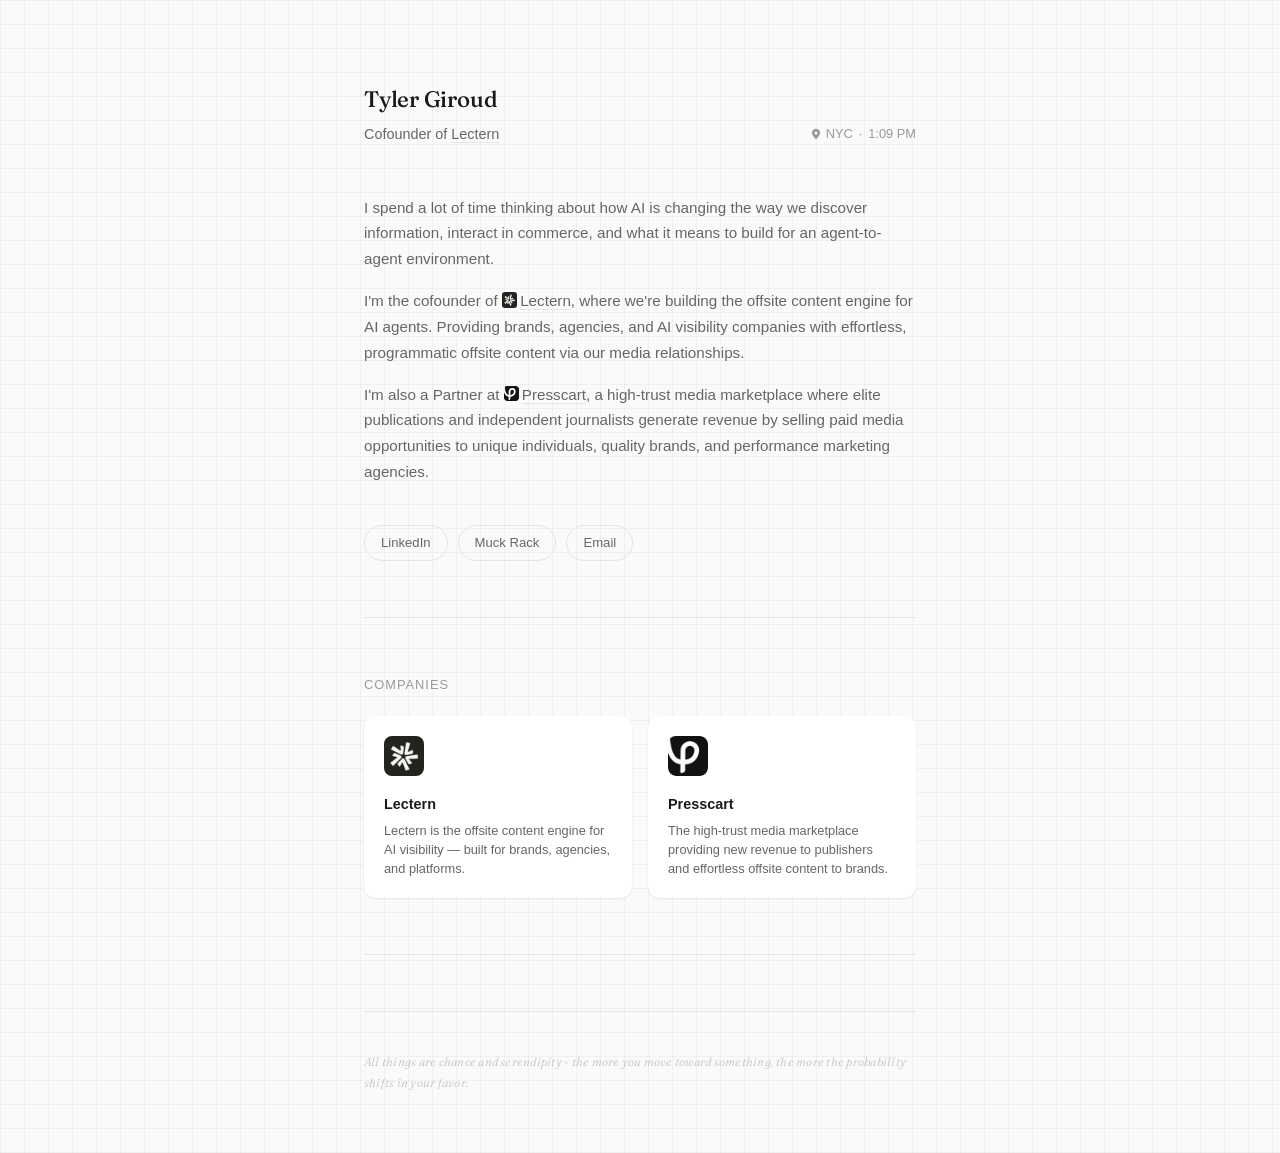
<file: index.html>
<!DOCTYPE html>
<html lang="en">
<head>
    <meta charset="UTF-8">
    <meta name="viewport" content="width=device-width, initial-scale=1.0">
    <title>Tyler Giroud</title>
    <meta name="description" content="Tyler Giroud is the cofounder of Lectern, building at the intersection of media relationships and AI agents, and a Partner at Presscart, a media marketplace empowering publishers and brands. Based in New York City.">
    <meta name="author" content="Tyler Giroud">

    <!-- Open Graph -->
    <meta property="og:title" content="Tyler Giroud">
    <meta property="og:description" content="Cofounder of Lectern. Partner at Presscart.">
    <meta property="og:type" content="website">
    <meta property="og:url" content="https://probability.org">

    <!-- Favicon -->
    <link rel="icon" type="image/png" sizes="32x32" href="favicon-32.png">
    <link rel="apple-touch-icon" sizes="180x180" href="apple-touch-icon.png">

    <!-- Structured Data -->
    <script type="application/ld+json">
    {
        "@context": "https://schema.org",
        "@type": "Person",
        "name": "Tyler Giroud",
        "url": "https://probability.org",
        "jobTitle": "Cofounder",
        "description": "Tyler Giroud builds at the intersection of media relationships and AI agents. He is the cofounder of Lectern, an offsite content engine for AI visibility, and a Partner at Presscart, a high-trust media marketplace. Based in New York City, he writes about AI search, agent-to-agent commerce, and the future of communications technology.",
        "address": {
            "@type": "PostalAddress",
            "addressLocality": "New York",
            "addressRegion": "NY",
            "addressCountry": "US"
        },
        "sameAs": [
            "https://www.linkedin.com/in/tylergiroud",
            "https://muckrack.com/tyler-giroud"
        ],
        "worksFor": [
            {
                "@type": "Organization",
                "name": "Lectern",
                "url": "https://trylectern.com",
                "description": "Lectern sits at the intersection of media relationships and AI agents, making it effortless for brands and platforms to show up where AI models are looking."
            },
            {
                "@type": "Organization",
                "name": "Presscart",
                "url": "https://presscart.com",
                "description": "Presscart empowers elite publications and independent journalists to generate revenue by offering paid media opportunities to brands, agencies, and individuals."
            }
        ],
        "knowsAbout": [
            "AI search optimization",
            "AI visibility",
            "Agent-to-agent commerce",
            "AI agents and media relationships",
            "Brand discovery in AI models",
            "Media marketplaces",
            "Offsite content strategy",
            "Communications technology",
            "Startup building",
            "Digital media",
            "Independent journalism",
            "ChatGPT brand recommendations",
            "Generative AI for marketing"
        ]
    }
    </script>

    <link rel="preconnect" href="https://fonts.googleapis.com">
    <link rel="preconnect" href="https://fonts.gstatic.com" crossorigin>
    <link href="https://fonts.googleapis.com/css2?family=Fraunces:ital,opsz,wght@0,9..144,300;0,9..144,400;0,9..144,500;0,9..144,600;1,9..144,300;1,9..144,400&display=swap" rel="stylesheet">
    <link rel="stylesheet" href="style.css">
</head>
<body>
    <main>
        <header>
            <h1>Tyler Giroud</h1>
            <div class="tagline-row">
                <p class="tagline">Cofounder of <a href="https://trylectern.com" target="_blank" rel="noopener">Lectern</a></p>
                <div class="meta">
                    <span class="meta-item">
                        <svg class="meta-icon" xmlns="http://www.w3.org/2000/svg" viewBox="0 0 16 16" fill="currentColor"><path d="M8 1a5.5 5.5 0 0 0-5.5 5.5c0 3.038 5.5 8.5 5.5 8.5s5.5-5.462 5.5-8.5A5.5 5.5 0 0 0 8 1zm0 7.5a2 2 0 1 1 0-4 2 2 0 0 1 0 4z"/></svg>
                        NYC
                    </span>
                    <span class="meta-divider">·</span>
                    <span class="meta-item">
                        <span id="nyc-time"></span>
                    </span>
                </div>
            </div>
        </header>

        <section class="intro">
            <p>I spend a lot of time thinking about how AI is changing the way we discover information, interact in commerce, and what it means to build for an agent-to-agent environment.</p>
            <p>I'm the cofounder of <a href="https://trylectern.com" target="_blank" rel="noopener" class="inline-logo-link"><img class="inline-logo" src="lectern-icon-dark.png" alt="Lectern">Lectern</a>, where we're building the offsite content engine for AI agents. Providing brands, agencies, and AI visibility companies with effortless, programmatic offsite content via our media relationships.</p>
            <p>I'm also a Partner at <a href="https://presscart.com" target="_blank" rel="noopener" class="inline-logo-link"><img class="inline-logo" src="presscart-icon.png" alt="Presscart">Presscart</a>, a high-trust media marketplace where elite publications and independent journalists generate revenue by selling paid media opportunities to unique individuals, quality brands, and performance marketing agencies.</p>
        </section>

        <section class="links">
            <a href="https://www.linkedin.com/in/tylergiroud" target="_blank" rel="noopener">LinkedIn</a>
            <a href="https://muckrack.com/tyler-giroud" target="_blank" rel="noopener">Muck Rack</a>
            <a href="mailto:tyler@presscart.com">Email</a>
        </section>

        <section class="companies">
            <h2>Companies</h2>
            <div class="cards">
                <a href="https://trylectern.com" target="_blank" rel="noopener" class="card">
                    <div class="card-icon">
                        <img src="lectern-icon-dark.png" alt="Lectern" />
                    </div>
                    <div class="card-text">
                        <h3>Lectern</h3>
                        <p>Lectern is the offsite content engine for AI visibility — built for brands, agencies, and platforms.</p>
                    </div>
                </a>
                <a href="https://presscart.com" target="_blank" rel="noopener" class="card">
                    <div class="card-icon">
                        <img src="presscart-icon.png" alt="Presscart" />
                    </div>
                    <div class="card-text">
                        <h3>Presscart</h3>
                        <p>The high-trust media marketplace providing new revenue to publishers and effortless offsite content to brands.</p>
                    </div>
                </a>
            </div>
        </section>

        <!-- Notes section — uncomment when ready to publish
        <section class="notes">
            <h2>Notes</h2>
            <ul>
                <li>
                    <span class="date">2026</span>
                    <a href="notes/building-lectern.html">Building Lectern</a>
                </li>
                <li>
                    <span class="date">2026</span>
                    <a href="notes/the-state-of-ai-search.html">The State of AI Search</a>
                </li>
                <li>
                    <span class="date">2026</span>
                    <a href="notes/welcome-to-probability.html">Welcome to Probability</a>
                </li>
            </ul>
        </section>
        -->

        <footer>
            <p>All things are chance and serendipity - the more you move toward something, the more the probability shifts in your favor.</p>
        </footer>
    </main>
    <script>
        function updateTime() {
            const el = document.getElementById('nyc-time');
            if (el) {
                el.textContent = new Date().toLocaleTimeString('en-US', {
                    timeZone: 'America/New_York',
                    hour: 'numeric',
                    minute: '2-digit',
                    hour12: true
                });
            }
        }
        updateTime();
        setInterval(updateTime, 30000);
    </script>
</body>
</html>
</file>
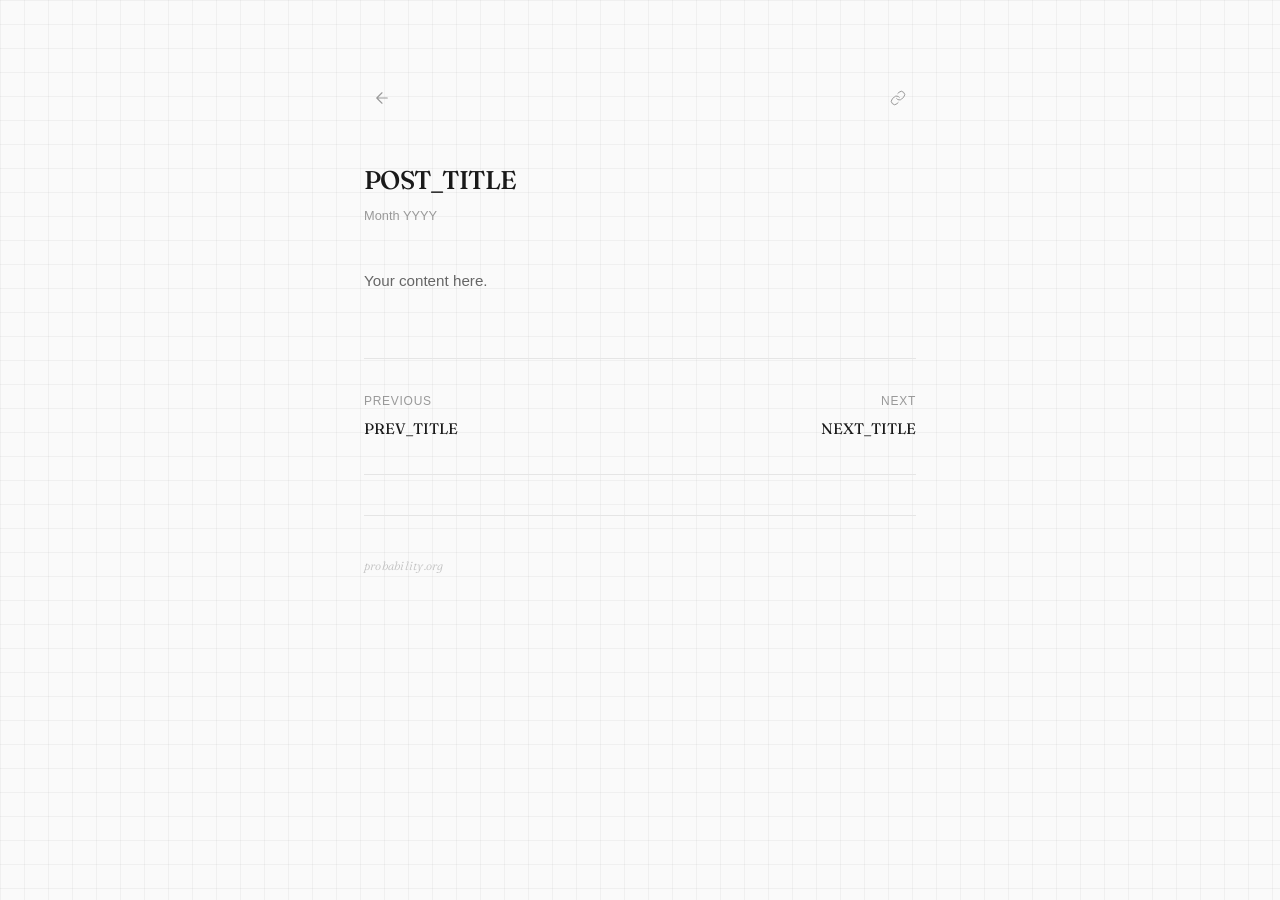
<file: notes/_template.html>
<!DOCTYPE html>
<html lang="en">
<head>
    <meta charset="UTF-8">
    <meta name="viewport" content="width=device-width, initial-scale=1.0">
    <title>POST_TITLE — Tyler Giroud</title>
    <meta name="description" content="POST_DESCRIPTION">
    <meta name="author" content="Tyler Giroud">

    <!-- Open Graph -->
    <meta property="og:title" content="POST_TITLE — Tyler Giroud">
    <meta property="og:description" content="POST_DESCRIPTION">
    <meta property="og:type" content="article">
    <meta property="og:url" content="https://probability.org/notes/POST_SLUG.html">

    <!-- Favicon -->
    <link rel="icon" type="image/png" sizes="32x32" href="../favicon-32.png">
    <link rel="apple-touch-icon" sizes="180x180" href="../apple-touch-icon.png">

    <link rel="preconnect" href="https://fonts.googleapis.com">
    <link rel="preconnect" href="https://fonts.gstatic.com" crossorigin>
    <link href="https://fonts.googleapis.com/css2?family=Fraunces:ital,opsz,wght@0,9..144,300;0,9..144,400;0,9..144,500;0,9..144,600;1,9..144,300;1,9..144,400&display=swap" rel="stylesheet">
    <link rel="stylesheet" href="../style.css">
</head>
<body>
    <main>
        <nav class="post-nav">
            <a href="../index.html" class="back-link">
                <svg width="18" height="18" viewBox="0 0 24 24" fill="none" xmlns="http://www.w3.org/2000/svg"><path d="M19 12H5M5 12L12 19M5 12L12 5" stroke="currentColor" stroke-width="1.5" stroke-linecap="round" stroke-linejoin="round"/></svg>
            </a>
            <button class="copy-link" onclick="navigator.clipboard.writeText(window.location.href).then(()=>{this.classList.add('copied');setTimeout(()=>this.classList.remove('copied'),2000)})">
                <svg class="copy-icon" width="16" height="16" viewBox="0 0 24 24" fill="none" xmlns="http://www.w3.org/2000/svg"><path d="M10 13a5 5 0 0 0 7.54.54l3-3a5 5 0 0 0-7.07-7.07l-1.72 1.71" stroke="currentColor" stroke-width="1.5" stroke-linecap="round" stroke-linejoin="round"/><path d="M14 11a5 5 0 0 0-7.54-.54l-3 3a5 5 0 0 0 7.07 7.07l1.71-1.71" stroke="currentColor" stroke-width="1.5" stroke-linecap="round" stroke-linejoin="round"/></svg>
                <svg class="check-icon" width="16" height="16" viewBox="0 0 24 24" fill="none" xmlns="http://www.w3.org/2000/svg"><path d="M20 6L9 17L4 12" stroke="currentColor" stroke-width="1.5" stroke-linecap="round" stroke-linejoin="round"/></svg>
            </button>
        </nav>

        <article class="post">
            <header class="post-header">
                <h1 class="post-title">POST_TITLE</h1>
                <time class="post-date" datetime="YYYY-MM-DD">Month YYYY</time>
            </header>

            <div class="post-body">
                <p>Your content here.</p>
            </div>
        </article>

        <nav class="post-pagination">
            <!-- Previous post (left side) — remove or leave placeholder if none -->
            <a href="PREV_SLUG.html" class="pagination-link pagination-prev">
                <span class="pagination-label">Previous</span>
                <span class="pagination-title">PREV_TITLE</span>
            </a>
            <!-- Next post (right side) — remove or leave placeholder if none -->
            <a href="NEXT_SLUG.html" class="pagination-link pagination-next">
                <span class="pagination-label">Next</span>
                <span class="pagination-title">NEXT_TITLE</span>
            </a>
        </nav>

        <footer>
            <p>probability.org</p>
        </footer>
    </main>
</body>
</html>
</file>
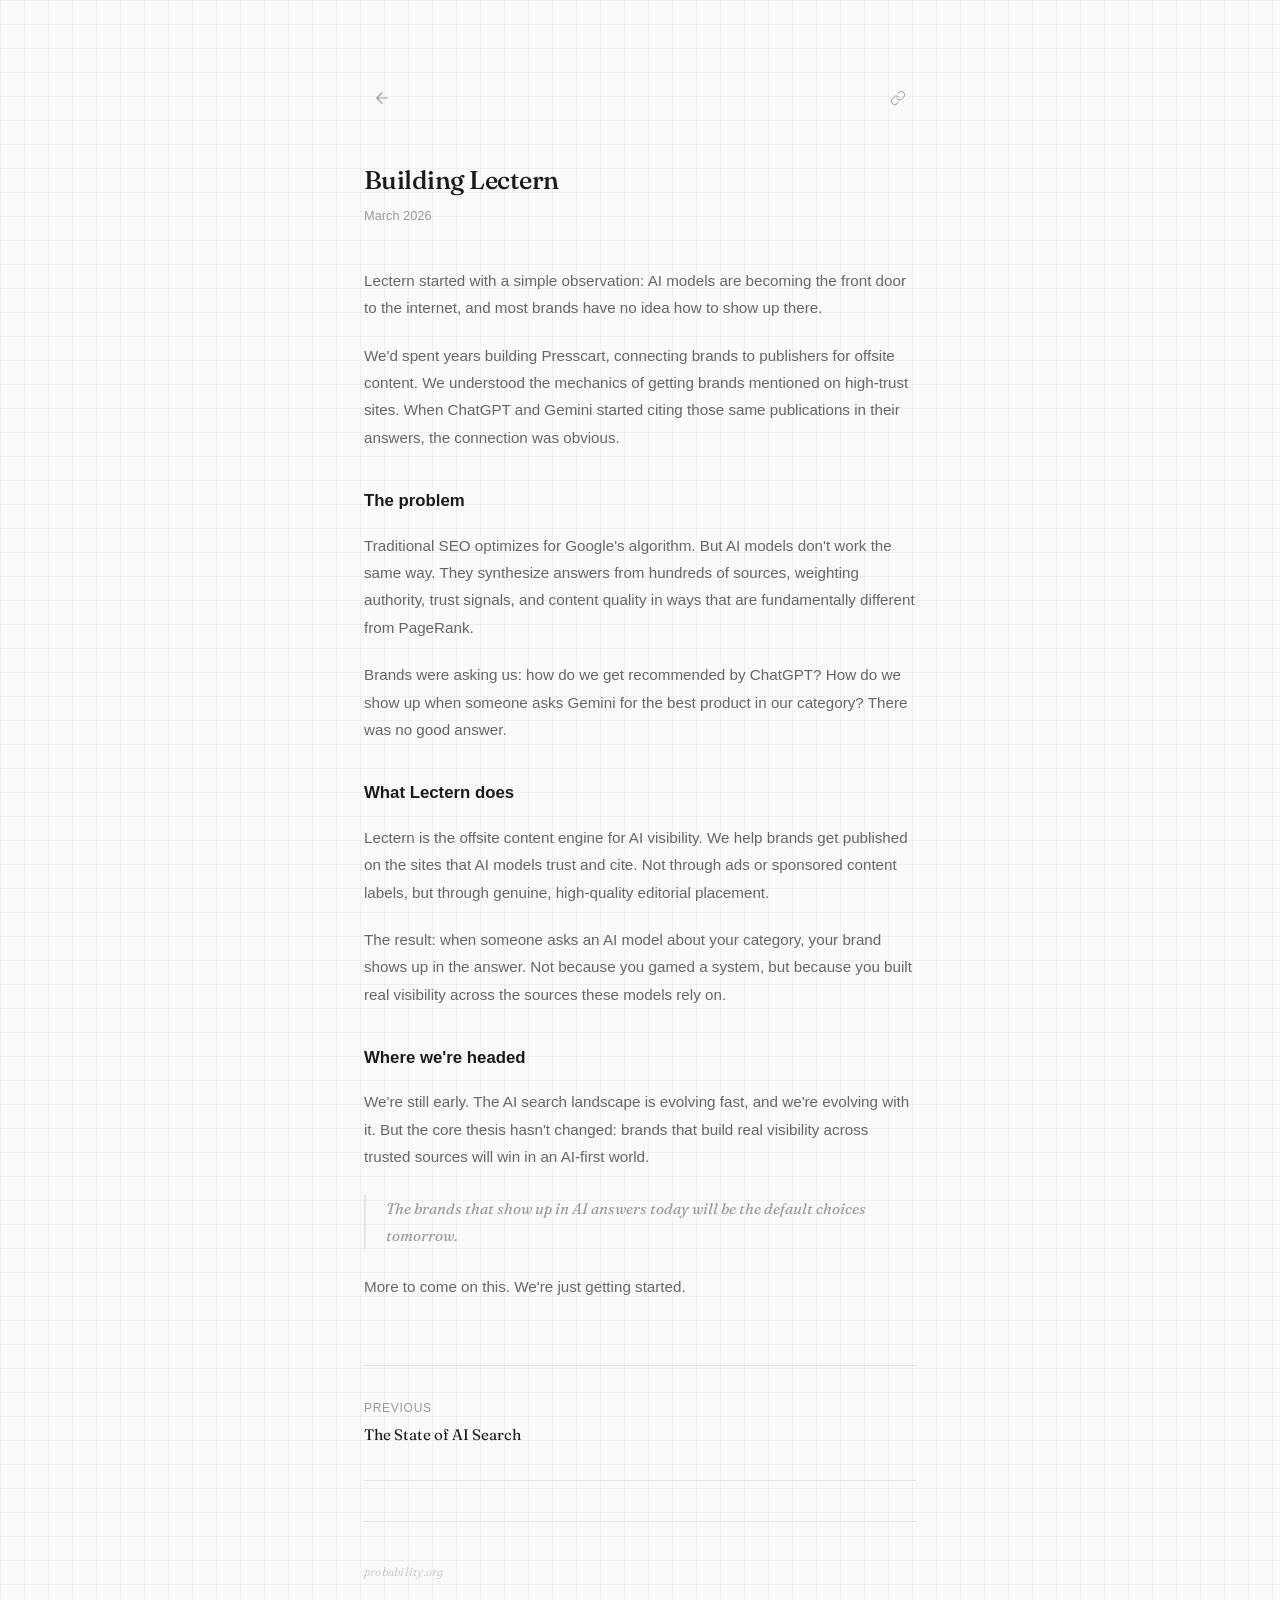
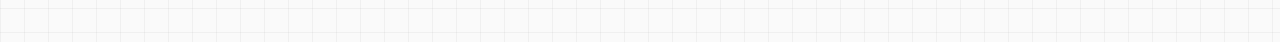
<file: notes/building-lectern.html>
<!DOCTYPE html>
<html lang="en">
<head>
    <meta charset="UTF-8">
    <meta name="viewport" content="width=device-width, initial-scale=1.0">
    <title>Building Lectern — Tyler Giroud</title>
    <meta name="description" content="Why we built Lectern, what the product does, and where we're headed next.">
    <meta name="author" content="Tyler Giroud">

    <!-- Open Graph -->
    <meta property="og:title" content="Building Lectern — Tyler Giroud">
    <meta property="og:description" content="Why we built Lectern, what the product does, and where we're headed next.">
    <meta property="og:type" content="article">
    <meta property="og:url" content="https://probability.org/notes/building-lectern.html">

    <!-- Favicon -->
    <link rel="icon" type="image/png" sizes="32x32" href="../favicon-32.png">
    <link rel="apple-touch-icon" sizes="180x180" href="../apple-touch-icon.png">

    <link rel="preconnect" href="https://fonts.googleapis.com">
    <link rel="preconnect" href="https://fonts.gstatic.com" crossorigin>
    <link href="https://fonts.googleapis.com/css2?family=Fraunces:ital,opsz,wght@0,9..144,300;0,9..144,400;0,9..144,500;0,9..144,600;1,9..144,300;1,9..144,400&display=swap" rel="stylesheet">
    <link rel="stylesheet" href="../style.css">
</head>
<body>
    <main>
        <nav class="post-nav">
            <a href="../index.html" class="back-link">
                <svg width="18" height="18" viewBox="0 0 24 24" fill="none" xmlns="http://www.w3.org/2000/svg"><path d="M19 12H5M5 12L12 19M5 12L12 5" stroke="currentColor" stroke-width="1.5" stroke-linecap="round" stroke-linejoin="round"/></svg>
            </a>
            <button class="copy-link" onclick="navigator.clipboard.writeText(window.location.href).then(()=>{this.classList.add('copied');setTimeout(()=>this.classList.remove('copied'),2000)})">
                <svg class="copy-icon" width="16" height="16" viewBox="0 0 24 24" fill="none" xmlns="http://www.w3.org/2000/svg"><path d="M10 13a5 5 0 0 0 7.54.54l3-3a5 5 0 0 0-7.07-7.07l-1.72 1.71" stroke="currentColor" stroke-width="1.5" stroke-linecap="round" stroke-linejoin="round"/><path d="M14 11a5 5 0 0 0-7.54-.54l-3 3a5 5 0 0 0 7.07 7.07l1.71-1.71" stroke="currentColor" stroke-width="1.5" stroke-linecap="round" stroke-linejoin="round"/></svg>
                <svg class="check-icon" width="16" height="16" viewBox="0 0 24 24" fill="none" xmlns="http://www.w3.org/2000/svg"><path d="M20 6L9 17L4 12" stroke="currentColor" stroke-width="1.5" stroke-linecap="round" stroke-linejoin="round"/></svg>
            </button>
        </nav>

        <article class="post">
            <header class="post-header">
                <h1 class="post-title">Building Lectern</h1>
                <time class="post-date" datetime="2026-03-03">March 2026</time>
            </header>

            <div class="post-body">
                <p>Lectern started with a simple observation: AI models are becoming the front door to the internet, and most brands have no idea how to show up there.</p>

                <p>We'd spent years building Presscart, connecting brands to publishers for offsite content. We understood the mechanics of getting brands mentioned on high-trust sites. When ChatGPT and Gemini started citing those same publications in their answers, the connection was obvious.</p>

                <h2>The problem</h2>

                <p>Traditional SEO optimizes for Google's algorithm. But AI models don't work the same way. They synthesize answers from hundreds of sources, weighting authority, trust signals, and content quality in ways that are fundamentally different from PageRank.</p>

                <p>Brands were asking us: how do we get recommended by ChatGPT? How do we show up when someone asks Gemini for the best product in our category? There was no good answer.</p>

                <h2>What Lectern does</h2>

                <p>Lectern is the offsite content engine for AI visibility. We help brands get published on the sites that AI models trust and cite. Not through ads or sponsored content labels, but through genuine, high-quality editorial placement.</p>

                <p>The result: when someone asks an AI model about your category, your brand shows up in the answer. Not because you gamed a system, but because you built real visibility across the sources these models rely on.</p>

                <h2>Where we're headed</h2>

                <p>We're still early. The AI search landscape is evolving fast, and we're evolving with it. But the core thesis hasn't changed: brands that build real visibility across trusted sources will win in an AI-first world.</p>

                <blockquote>
                    <p>The brands that show up in AI answers today will be the default choices tomorrow.</p>
                </blockquote>

                <p>More to come on this. We're just getting started.</p>
            </div>
        </article>

        <nav class="post-pagination">
            <a href="the-state-of-ai-search.html" class="pagination-link pagination-prev">
                <span class="pagination-label">Previous</span>
                <span class="pagination-title">The State of AI Search</span>
            </a>
            <span class="pagination-placeholder"></span>
        </nav>

        <footer>
            <p>probability.org</p>
        </footer>
    </main>
</body>
</html>
</file>
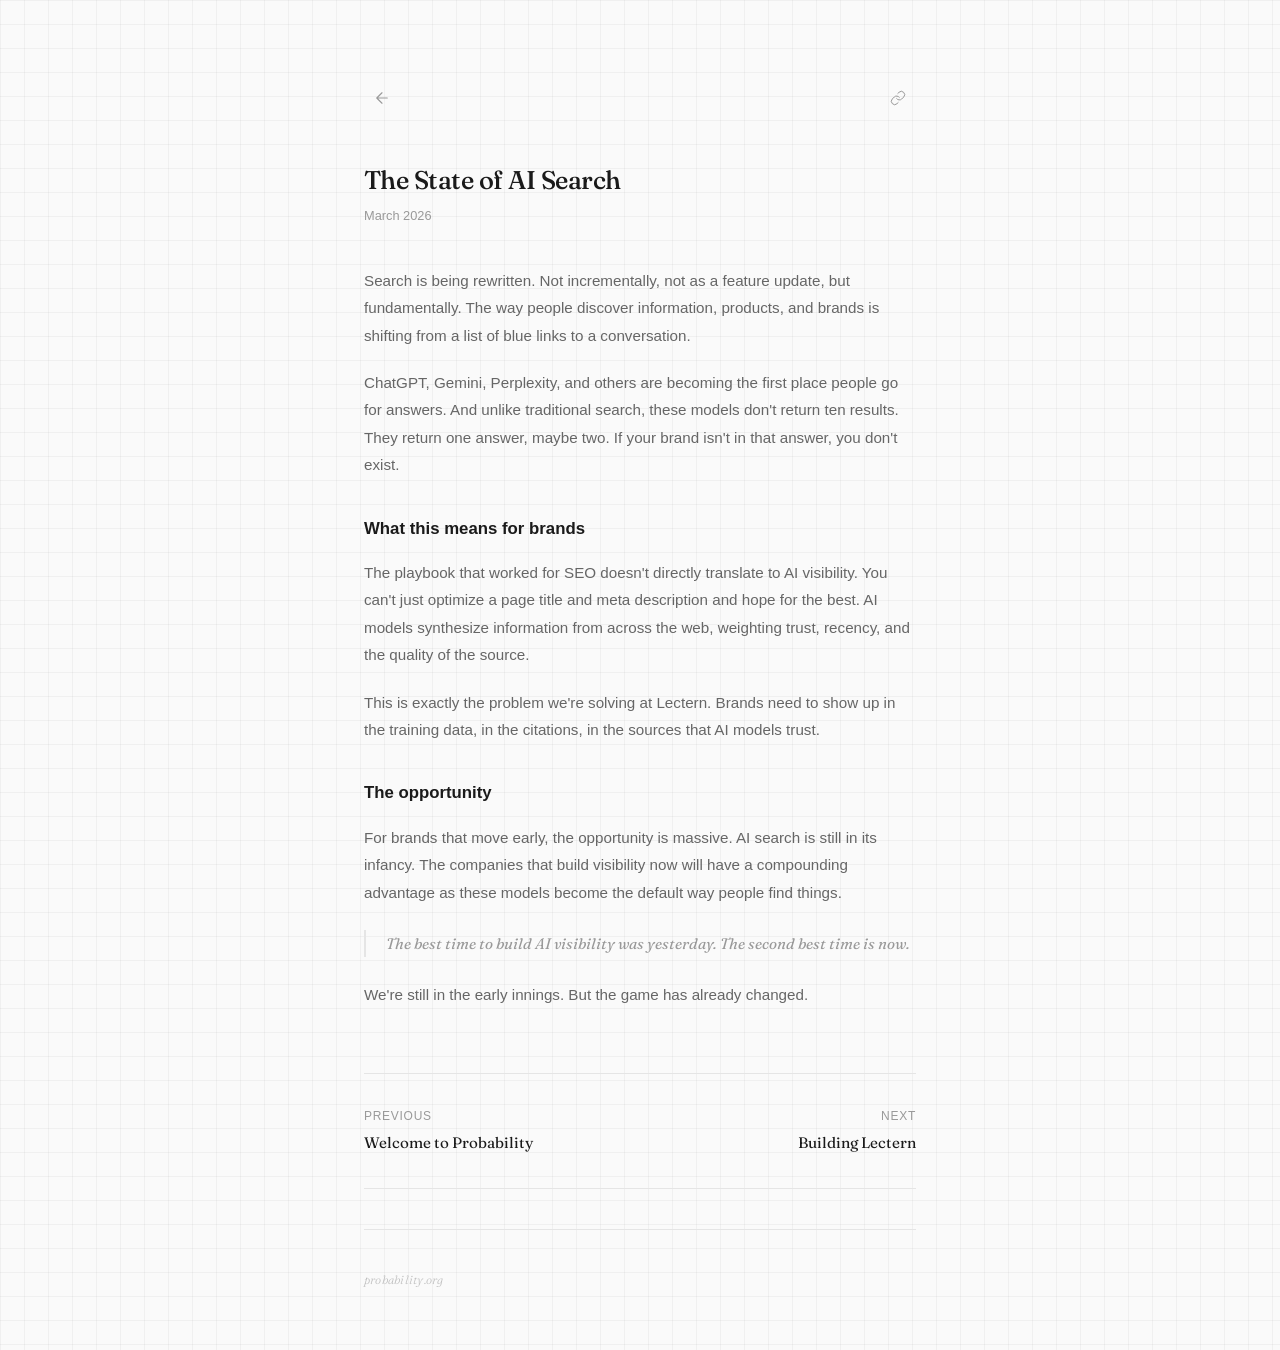
<file: notes/the-state-of-ai-search.html>
<!DOCTYPE html>
<html lang="en">
<head>
    <meta charset="UTF-8">
    <meta name="viewport" content="width=device-width, initial-scale=1.0">
    <title>The State of AI Search — Tyler Giroud</title>
    <meta name="description" content="How AI-powered search is reshaping discovery and what it means for brands trying to stay visible.">
    <meta name="author" content="Tyler Giroud">

    <!-- Open Graph -->
    <meta property="og:title" content="The State of AI Search — Tyler Giroud">
    <meta property="og:description" content="How AI-powered search is reshaping discovery and what it means for brands trying to stay visible.">
    <meta property="og:type" content="article">
    <meta property="og:url" content="https://probability.org/notes/the-state-of-ai-search.html">

    <!-- Favicon -->
    <link rel="icon" type="image/png" sizes="32x32" href="../favicon-32.png">
    <link rel="apple-touch-icon" sizes="180x180" href="../apple-touch-icon.png">

    <link rel="preconnect" href="https://fonts.googleapis.com">
    <link rel="preconnect" href="https://fonts.gstatic.com" crossorigin>
    <link href="https://fonts.googleapis.com/css2?family=Fraunces:ital,opsz,wght@0,9..144,300;0,9..144,400;0,9..144,500;0,9..144,600;1,9..144,300;1,9..144,400&display=swap" rel="stylesheet">
    <link rel="stylesheet" href="../style.css">
</head>
<body>
    <main>
        <nav class="post-nav">
            <a href="../index.html" class="back-link">
                <svg width="18" height="18" viewBox="0 0 24 24" fill="none" xmlns="http://www.w3.org/2000/svg"><path d="M19 12H5M5 12L12 19M5 12L12 5" stroke="currentColor" stroke-width="1.5" stroke-linecap="round" stroke-linejoin="round"/></svg>
            </a>
            <button class="copy-link" onclick="navigator.clipboard.writeText(window.location.href).then(()=>{this.classList.add('copied');setTimeout(()=>this.classList.remove('copied'),2000)})">
                <svg class="copy-icon" width="16" height="16" viewBox="0 0 24 24" fill="none" xmlns="http://www.w3.org/2000/svg"><path d="M10 13a5 5 0 0 0 7.54.54l3-3a5 5 0 0 0-7.07-7.07l-1.72 1.71" stroke="currentColor" stroke-width="1.5" stroke-linecap="round" stroke-linejoin="round"/><path d="M14 11a5 5 0 0 0-7.54-.54l-3 3a5 5 0 0 0 7.07 7.07l1.71-1.71" stroke="currentColor" stroke-width="1.5" stroke-linecap="round" stroke-linejoin="round"/></svg>
                <svg class="check-icon" width="16" height="16" viewBox="0 0 24 24" fill="none" xmlns="http://www.w3.org/2000/svg"><path d="M20 6L9 17L4 12" stroke="currentColor" stroke-width="1.5" stroke-linecap="round" stroke-linejoin="round"/></svg>
            </button>
        </nav>

        <article class="post">
            <header class="post-header">
                <h1 class="post-title">The State of AI Search</h1>
                <time class="post-date" datetime="2026-03-03">March 2026</time>
            </header>

            <div class="post-body">
                <p>Search is being rewritten. Not incrementally, not as a feature update, but fundamentally. The way people discover information, products, and brands is shifting from a list of blue links to a conversation.</p>

                <p>ChatGPT, Gemini, Perplexity, and others are becoming the first place people go for answers. And unlike traditional search, these models don't return ten results. They return one answer, maybe two. If your brand isn't in that answer, you don't exist.</p>

                <h2>What this means for brands</h2>

                <p>The playbook that worked for SEO doesn't directly translate to AI visibility. You can't just optimize a page title and meta description and hope for the best. AI models synthesize information from across the web, weighting trust, recency, and the quality of the source.</p>

                <p>This is exactly the problem we're solving at Lectern. Brands need to show up in the training data, in the citations, in the sources that AI models trust.</p>

                <h2>The opportunity</h2>

                <p>For brands that move early, the opportunity is massive. AI search is still in its infancy. The companies that build visibility now will have a compounding advantage as these models become the default way people find things.</p>

                <blockquote>
                    <p>The best time to build AI visibility was yesterday. The second best time is now.</p>
                </blockquote>

                <p>We're still in the early innings. But the game has already changed.</p>
            </div>
        </article>

        <nav class="post-pagination">
            <a href="welcome-to-probability.html" class="pagination-link pagination-prev">
                <span class="pagination-label">Previous</span>
                <span class="pagination-title">Welcome to Probability</span>
            </a>
            <a href="building-lectern.html" class="pagination-link pagination-next">
                <span class="pagination-label">Next</span>
                <span class="pagination-title">Building Lectern</span>
            </a>
        </nav>

        <footer>
            <p>probability.org</p>
        </footer>
    </main>
</body>
</html>
</file>
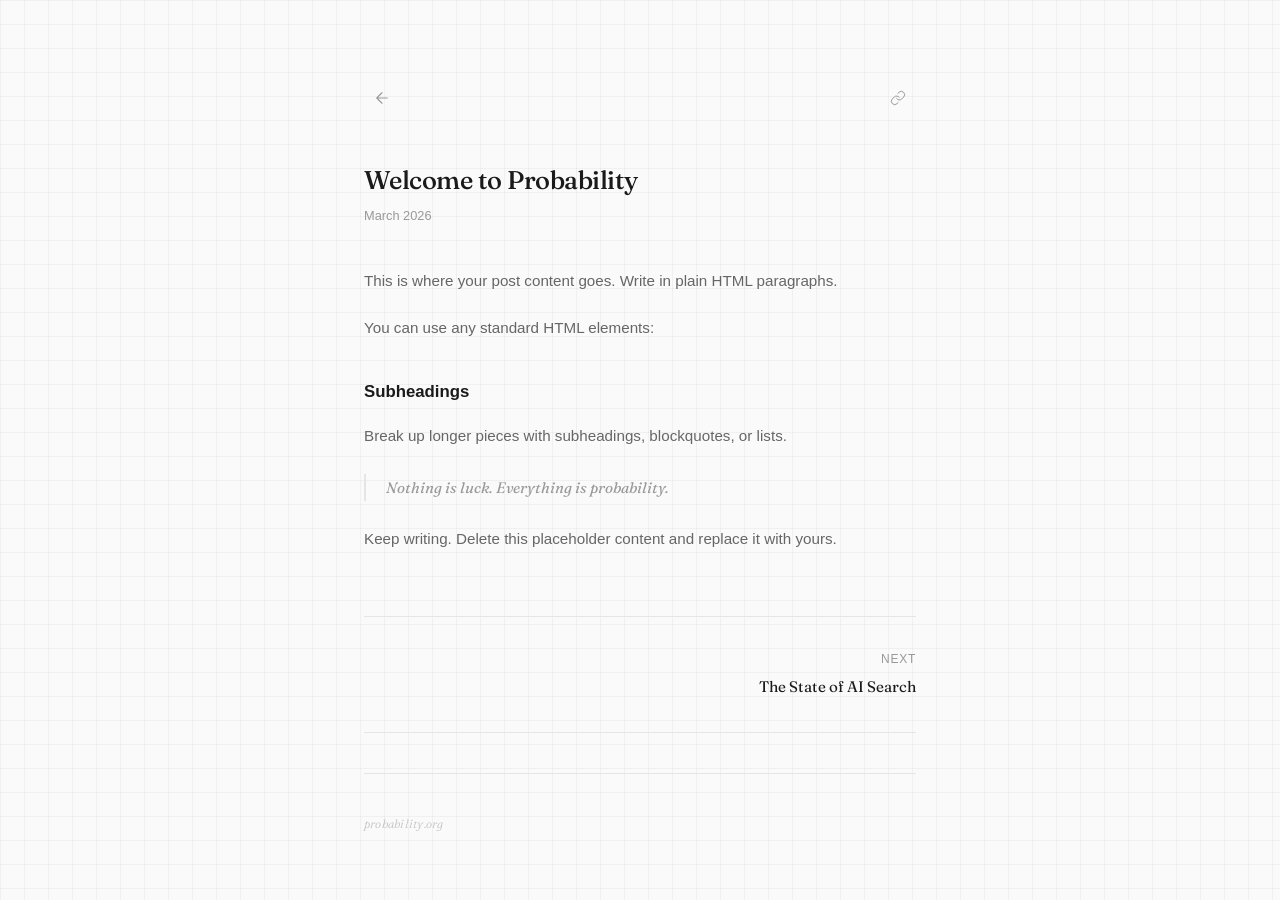
<file: notes/welcome-to-probability.html>
<!DOCTYPE html>
<html lang="en">
<head>
    <meta charset="UTF-8">
    <meta name="viewport" content="width=device-width, initial-scale=1.0">
    <title>Welcome to Probability — Tyler Giroud</title>
    <meta name="description" content="Why I started probability.org — a space to write about AI, startups, and whatever else is worth saying.">
    <meta name="author" content="Tyler Giroud">

    <!-- Open Graph -->
    <meta property="og:title" content="Welcome to Probability — Tyler Giroud">
    <meta property="og:description" content="Why I started probability.org — a space to write about AI, startups, and whatever else is worth saying.">
    <meta property="og:type" content="article">
    <meta property="og:url" content="https://probability.org/notes/welcome-to-probability.html">

    <!-- Favicon -->
    <link rel="icon" type="image/png" sizes="32x32" href="../favicon-32.png">
    <link rel="apple-touch-icon" sizes="180x180" href="../apple-touch-icon.png">

    <link rel="preconnect" href="https://fonts.googleapis.com">
    <link rel="preconnect" href="https://fonts.gstatic.com" crossorigin>
    <link href="https://fonts.googleapis.com/css2?family=Fraunces:ital,opsz,wght@0,9..144,300;0,9..144,400;0,9..144,500;0,9..144,600;1,9..144,300;1,9..144,400&display=swap" rel="stylesheet">
    <link rel="stylesheet" href="../style.css">
</head>
<body>
    <main>
        <nav class="post-nav">
            <a href="../index.html" class="back-link">
                <svg width="18" height="18" viewBox="0 0 24 24" fill="none" xmlns="http://www.w3.org/2000/svg"><path d="M19 12H5M5 12L12 19M5 12L12 5" stroke="currentColor" stroke-width="1.5" stroke-linecap="round" stroke-linejoin="round"/></svg>
            </a>
            <button class="copy-link" onclick="navigator.clipboard.writeText(window.location.href).then(()=>{this.classList.add('copied');setTimeout(()=>this.classList.remove('copied'),2000)})">
                <svg class="copy-icon" width="16" height="16" viewBox="0 0 24 24" fill="none" xmlns="http://www.w3.org/2000/svg"><path d="M10 13a5 5 0 0 0 7.54.54l3-3a5 5 0 0 0-7.07-7.07l-1.72 1.71" stroke="currentColor" stroke-width="1.5" stroke-linecap="round" stroke-linejoin="round"/><path d="M14 11a5 5 0 0 0-7.54-.54l-3 3a5 5 0 0 0 7.07 7.07l1.71-1.71" stroke="currentColor" stroke-width="1.5" stroke-linecap="round" stroke-linejoin="round"/></svg>
                <svg class="check-icon" width="16" height="16" viewBox="0 0 24 24" fill="none" xmlns="http://www.w3.org/2000/svg"><path d="M20 6L9 17L4 12" stroke="currentColor" stroke-width="1.5" stroke-linecap="round" stroke-linejoin="round"/></svg>
            </button>
        </nav>

        <article class="post">
            <header class="post-header">
                <h1 class="post-title">Welcome to Probability</h1>
                <time class="post-date" datetime="2026-03-03">March 2026</time>
            </header>

            <div class="post-body">
                <p>This is where your post content goes. Write in plain HTML paragraphs.</p>

                <p>You can use any standard HTML elements:</p>

                <h2>Subheadings</h2>

                <p>Break up longer pieces with subheadings, blockquotes, or lists.</p>

                <blockquote>
                    <p>Nothing is luck. Everything is probability.</p>
                </blockquote>

                <p>Keep writing. Delete this placeholder content and replace it with yours.</p>
            </div>
        </article>

        <nav class="post-pagination">
            <span class="pagination-placeholder"></span>
            <a href="the-state-of-ai-search.html" class="pagination-link pagination-next">
                <span class="pagination-label">Next</span>
                <span class="pagination-title">The State of AI Search</span>
            </a>
        </nav>

        <footer>
            <p>probability.org</p>
        </footer>
    </main>
</body>
</html>
</file>
<file: style.css>
/* === Reset & Base === */
*, *::before, *::after {
    margin: 0;
    padding: 0;
    box-sizing: border-box;
}

:root {
    --text: #1a1a1a;
    --text-secondary: #666;
    --text-tertiary: #999;
    --bg: #fafafa;
    --link: #1a1a1a;
    --link-hover: #555;
    --border: #e5e5e5;
    --font-body: "Helvetica Neue", Helvetica, Arial, sans-serif;
    --font-display: "Fraunces", Georgia, serif;
}

html {
    font-size: 16px;
    color-scheme: light dark;
    -webkit-font-smoothing: antialiased;
    -moz-osx-font-smoothing: grayscale;
}

body {
    font-family: var(--font-body);
    color: var(--text);
    background-color: var(--bg);
    background-image:
        linear-gradient(rgba(0, 0, 0, 0.04) 1px, transparent 1px),
        linear-gradient(90deg, rgba(0, 0, 0, 0.04) 1px, transparent 1px);
    background-size: 24px 24px;
    line-height: 1.7;
}

/* === Layout === */
main {
    max-width: 600px;
    margin: 0 auto;
    padding: 80px 24px 60px;
}

/* === Header === */
header {
    margin-bottom: 48px;
}

h1 {
    font-family: var(--font-display);
    font-size: 1.4rem;
    font-weight: 500;
    letter-spacing: -0.01em;
    margin-bottom: 4px;
}

.tagline {
    color: var(--text-secondary);
    font-size: 0.9rem;
}

.tagline a {
    color: var(--text-secondary);
    text-decoration: underline;
    text-underline-offset: 3px;
    text-decoration-color: var(--border);
}

.tagline a:hover {
    color: var(--text);
    text-decoration-color: var(--text);
}

/* === Intro === */
.intro {
    margin-bottom: 40px;
}

.intro p {
    font-size: 0.95rem;
    color: var(--text-secondary);
    margin-bottom: 16px;
}

.intro p:last-child {
    margin-bottom: 0;
}

/* === Inline Logo === */
.inline-logo {
    display: inline-block;
    width: 1em;
    height: 1em;
    vertical-align: -0.1em;
    margin-right: 3px;
    border-radius: 3px;
    object-fit: contain;
}

.inline-logo-link {
    color: var(--text-secondary);
    text-decoration: underline;
    text-underline-offset: 3px;
    text-decoration-color: var(--border);
    white-space: nowrap;
}

.inline-logo-link:hover {
    color: var(--text);
    text-decoration-color: var(--text);
}

/* === Tagline Row === */
.tagline-row {
    display: flex;
    align-items: center;
    justify-content: space-between;
}

/* === Meta (location + time) === */
.meta {
    display: flex;
    align-items: center;
    gap: 6px;
}

.meta-item {
    display: flex;
    align-items: center;
    gap: 4px;
    font-size: 0.8rem;
    color: var(--text-tertiary);
}

.meta-divider {
    font-size: 0.8rem;
    color: var(--text-tertiary);
}

.meta-icon {
    width: 12px;
    height: 12px;
    color: var(--text-tertiary);
}

/* === Links === */
.links {
    display: flex;
    flex-wrap: wrap;
    gap: 10px;
    margin-bottom: 56px;
    padding-bottom: 56px;
    border-bottom: 1px solid var(--border);
}

.links a {
    font-size: 0.82rem;
    color: var(--text-secondary);
    text-decoration: none;
    padding: 6px 16px;
    border: 1px solid var(--border);
    border-radius: 20px;
    transition: color 0.15s ease, border-color 0.15s ease, background-color 0.15s ease;
}

.links a:hover {
    color: var(--text);
    border-color: var(--text-tertiary);
    background-color: rgba(0, 0, 0, 0.02);
}

/* === Companies === */
.companies {
    margin-bottom: 56px;
    padding-bottom: 56px;
    border-bottom: 1px solid var(--border);
}

.companies h2 {
    font-size: 0.8rem;
    font-weight: 500;
    text-transform: uppercase;
    letter-spacing: 0.08em;
    color: var(--text-tertiary);
    margin-bottom: 20px;
}

.cards {
    display: grid;
    grid-template-columns: 1fr 1fr;
    gap: 16px;
}

.card {
    display: flex;
    flex-direction: column;
    background: #fff;
    border-radius: 12px;
    padding: 20px;
    text-decoration: none;
    color: var(--text);
    box-shadow: 0 1px 3px rgba(0, 0, 0, 0.04), 0 1px 2px rgba(0, 0, 0, 0.06);
    transition: box-shadow 0.2s ease, transform 0.2s ease;
}

.card:hover {
    box-shadow: 0 4px 12px rgba(0, 0, 0, 0.08), 0 2px 4px rgba(0, 0, 0, 0.06);
    transform: translateY(-1px);
}

.card-icon {
    width: 40px;
    height: 40px;
    margin-bottom: 16px;
}

.card-icon svg,
.card-icon img {
    width: 100%;
    height: 100%;
    border-radius: 8px;
    object-fit: contain;
}

.card-text h3 {
    font-size: 0.9rem;
    font-weight: 600;
    margin-bottom: 4px;
}

.card-text p {
    font-size: 0.8rem;
    color: var(--text-secondary);
    line-height: 1.5;
}

@media (max-width: 480px) {
    .cards {
        grid-template-columns: 1fr;
    }
}

/* === Writing === */
.notes {
    margin-bottom: 80px;
}

.notes h2 {
    font-size: 0.8rem;
    font-weight: 500;
    text-transform: uppercase;
    letter-spacing: 0.08em;
    color: var(--text-tertiary);
    margin-bottom: 20px;
}

.notes ul {
    list-style: none;
}

.notes li {
    display: flex;
    align-items: baseline;
    gap: 16px;
    padding: 8px 0;
}

.notes .date {
    font-size: 0.8rem;
    color: var(--text-tertiary);
    font-variant-numeric: tabular-nums;
    flex-shrink: 0;
    min-width: 36px;
}

.notes li a {
    font-family: var(--font-display);
    font-size: 0.95rem;
    font-weight: 400;
    color: var(--text);
    text-decoration: none;
    transition: color 0.15s ease;
}

.notes li a:hover {
    color: var(--text-secondary);
}

/* === Footer === */
footer {
    padding-top: 40px;
    border-top: 1px solid var(--border);
}

footer p {
    font-family: var(--font-display);
    font-size: 0.75rem;
    font-weight: 300;
    font-style: italic;
    color: var(--text-tertiary);
    letter-spacing: 0.02em;
    opacity: 0.6;
}

/* === Post Navigation === */
.post-nav {
    display: flex;
    align-items: center;
    justify-content: space-between;
    margin-bottom: 48px;
}

.back-link {
    display: inline-flex;
    align-items: center;
    justify-content: center;
    width: 36px;
    height: 36px;
    border-radius: 50%;
    color: var(--text-tertiary);
    text-decoration: none;
    transition: color 0.15s ease, background-color 0.15s ease;
}

.back-link:hover {
    color: var(--text);
    background-color: rgba(0, 0, 0, 0.04);
}

.copy-link {
    display: inline-flex;
    align-items: center;
    justify-content: center;
    width: 36px;
    height: 36px;
    border-radius: 50%;
    border: none;
    background: none;
    color: var(--text-tertiary);
    cursor: pointer;
    transition: color 0.15s ease, background-color 0.15s ease;
}

.copy-link:hover {
    color: var(--text);
    background-color: rgba(0, 0, 0, 0.04);
}

.copy-link .check-icon {
    display: none;
}

.copy-link.copied .copy-icon {
    display: none;
}

.copy-link.copied .check-icon {
    display: block;
    color: #22c55e;
}

/* === Post === */
.post-header {
    margin-bottom: 40px;
}

.post-title {
    font-family: var(--font-display);
    font-size: 1.6rem;
    font-weight: 500;
    letter-spacing: -0.02em;
    line-height: 1.3;
    margin-bottom: 8px;
}

.post-date {
    display: block;
    font-size: 0.8rem;
    color: var(--text-tertiary);
}

.post-body {
    margin-bottom: 64px;
}

.post-body p {
    font-size: 0.95rem;
    color: var(--text-secondary);
    margin-bottom: 20px;
    line-height: 1.8;
}

.post-body p:last-child {
    margin-bottom: 0;
}

.post-body h2 {
    font-size: 1.05rem;
    font-weight: 600;
    color: var(--text);
    margin-top: 36px;
    margin-bottom: 16px;
}

.post-body h3 {
    font-size: 0.95rem;
    font-weight: 600;
    color: var(--text);
    margin-top: 28px;
    margin-bottom: 12px;
}

.post-body blockquote {
    border-left: 2px solid var(--border);
    padding-left: 20px;
    margin: 24px 0;
}

.post-body blockquote p {
    font-family: var(--font-display);
    font-style: italic;
    color: var(--text-tertiary);
}

.post-body a {
    color: var(--text);
    text-decoration: underline;
    text-underline-offset: 3px;
    text-decoration-color: var(--border);
}

.post-body a:hover {
    text-decoration-color: var(--text);
}

.post-body ul,
.post-body ol {
    margin: 16px 0;
    padding-left: 24px;
}

.post-body li {
    font-size: 0.95rem;
    color: var(--text-secondary);
    line-height: 1.8;
    margin-bottom: 8px;
}

.post-body img {
    max-width: 100%;
    border-radius: 8px;
    margin: 24px 0;
}

/* === Post Pagination === */
.post-pagination {
    display: flex;
    justify-content: space-between;
    align-items: flex-start;
    padding: 32px 0;
    margin-bottom: 40px;
    border-top: 1px solid var(--border);
    border-bottom: 1px solid var(--border);
}

.pagination-link {
    display: flex;
    flex-direction: column;
    gap: 4px;
    text-decoration: none;
    max-width: 45%;
    transition: opacity 0.15s ease;
}

.pagination-link:hover {
    opacity: 0.6;
}

.pagination-prev {
    align-items: flex-start;
}

.pagination-next {
    align-items: flex-end;
    margin-left: auto;
}

.pagination-label {
    font-size: 0.75rem;
    text-transform: uppercase;
    letter-spacing: 0.06em;
    color: var(--text-tertiary);
}

.pagination-title {
    font-family: var(--font-display);
    font-size: 0.95rem;
    font-weight: 400;
    color: var(--text);
}

.pagination-placeholder {
    flex: 1;
}

/* === Responsive === */
@media (max-width: 480px) {
    main {
        padding: 48px 20px 40px;
    }

    .tagline-row {
        flex-direction: column;
        align-items: flex-start;
        gap: 4px;
    }

    .links {
        gap: 8px;
    }

    .links a {
        min-height: 44px;
        display: inline-flex;
        align-items: center;
    }

    .notes li {
        padding: 10px 0;
        min-height: 44px;
    }

    .post-pagination {
        flex-direction: column;
        gap: 24px;
    }

    .pagination-link {
        max-width: 100%;
        padding: 8px 0;
        min-height: 44px;
    }

    .pagination-next {
        align-items: flex-start;
    }
}

/* === Dark Mode === */
@media (prefers-color-scheme: dark) {
    :root {
        --text: #e5e5e5;
        --text-secondary: #a0a0a0;
        --text-tertiary: #666;
        --bg: #141414;
        --link: #e5e5e5;
        --link-hover: #bbb;
        --border: #2a2a2a;
    }

    .card {
        background: #1c1c1c;
        box-shadow: 0 1px 3px rgba(0, 0, 0, 0.2), 0 1px 2px rgba(0, 0, 0, 0.3);
    }

    .card:hover {
        box-shadow: 0 4px 12px rgba(0, 0, 0, 0.3), 0 2px 4px rgba(0, 0, 0, 0.4);
    }

    body {
        background-image:
            linear-gradient(rgba(255, 255, 255, 0.04) 1px, transparent 1px),
            linear-gradient(90deg, rgba(255, 255, 255, 0.04) 1px, transparent 1px);
    }

    .links a:hover {
        background-color: rgba(255, 255, 255, 0.04);
    }

    .back-link:hover,
    .copy-link:hover {
        background-color: rgba(255, 255, 255, 0.06);
    }
}
</file>
